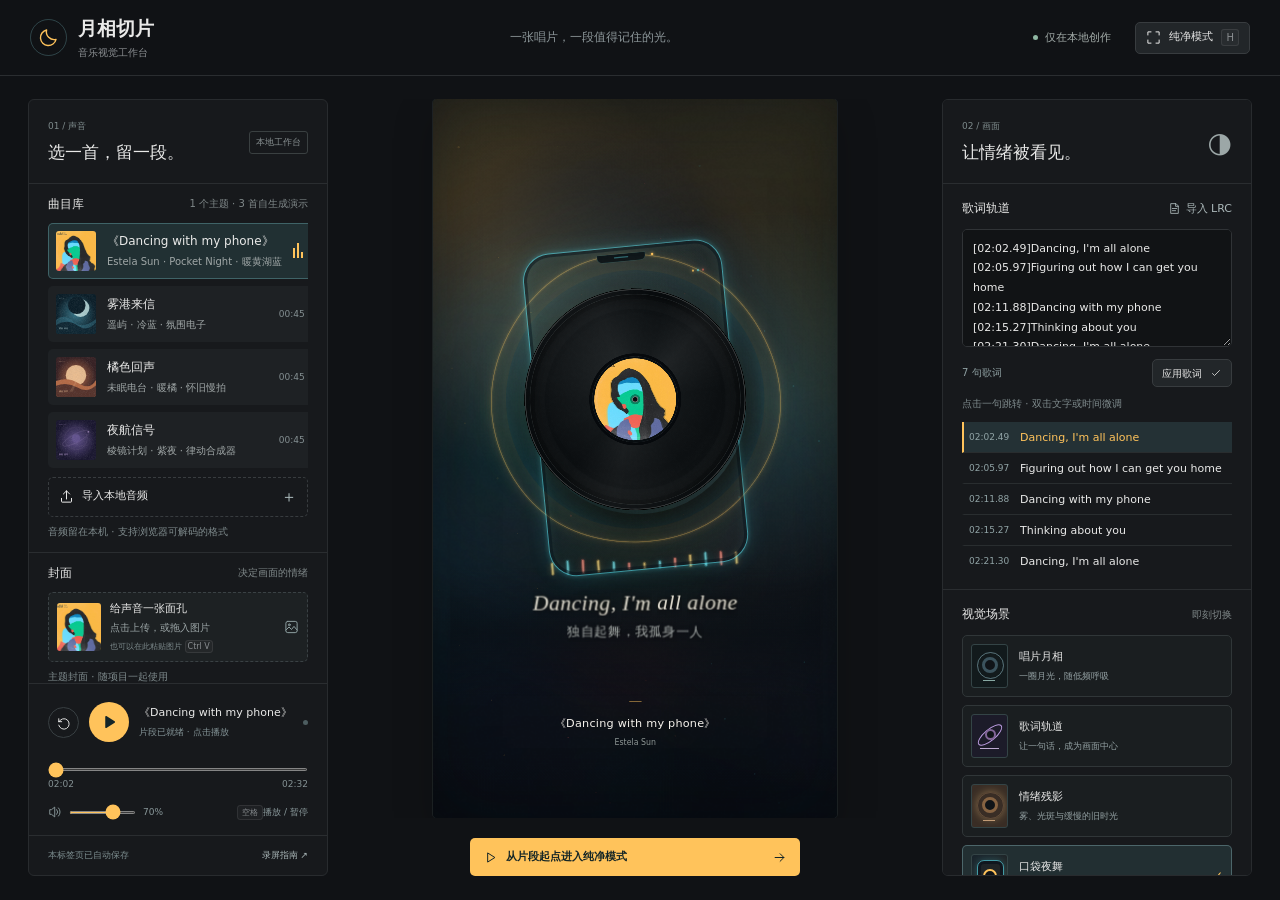
<file: index.html>
<!doctype html>
<html lang="zh-CN">
<head>
  <meta charset="UTF-8">
  <meta name="viewport" content="width=device-width, initial-scale=1">
  <meta name="theme-color" content="#101215">
  <meta name="description" content="月相切片：用唱片、歌词和光，留下值得记住的几十秒。纯本地音乐视觉工作台。">
  <title>月相切片 · 音乐视觉工作台</title>
  <link rel="icon" href="assets/icon.svg" type="image/svg+xml">
  <link rel="stylesheet" href="css/workspace.css">
  <script type="module" src="js/app.js"></script>
</head>
<body>
  <svg class="icon-library" xmlns="http://www.w3.org/2000/svg" aria-hidden="true">
    <symbol id="i-moon" viewBox="0 0 24 24"><path d="M20.6 14.2A9 9 0 0 1 9.8 3.4 9 9 0 1 0 20.6 14.2Z"/></symbol>
    <symbol id="i-upload" viewBox="0 0 24 24"><path d="M12 16V3m-5 5 5-5 5 5M4 15v5a1 1 0 0 0 1 1h14a1 1 0 0 0 1-1v-5"/></symbol>
    <symbol id="i-image" viewBox="0 0 24 24"><rect x="3" y="3" width="18" height="18" rx="3"/><circle cx="8.5" cy="8.5" r="1.5"/><path d="m3 17 5-5 4 4 4-5 5 6"/></symbol>
    <symbol id="i-play" viewBox="0 0 24 24"><path d="m8 5 11 7-11 7Z"/></symbol>
    <symbol id="i-pause" viewBox="0 0 24 24"><path d="M8 5v14M16 5v14"/></symbol>
    <symbol id="i-restart" viewBox="0 0 24 24"><path d="M3 8V3m0 5h5M3.6 8A9 9 0 1 1 3 14"/></symbol>
    <symbol id="i-volume" viewBox="0 0 24 24"><path d="M11 4 6 8H3v8h3l5 4ZM15 8a6 6 0 0 1 0 8m3-11a10 10 0 0 1 0 14"/></symbol>
    <symbol id="i-expand" viewBox="0 0 24 24"><path d="M8 3H3v5m13-5h5v5M3 16v5h5m13-5v5h-5"/></symbol>
    <symbol id="i-arrow" viewBox="0 0 24 24"><path d="M5 12h14m-6-6 6 6-6 6"/></symbol>
    <symbol id="i-check" viewBox="0 0 24 24"><path d="m5 12 4 4L19 6"/></symbol>
    <symbol id="i-wave" viewBox="0 0 24 24"><path d="M3 10v4m4-7v10m5-14v18m5-14v10m4-7v4"/></symbol>
    <symbol id="i-orbit" viewBox="0 0 24 24"><circle cx="12" cy="12" r="4"/><ellipse cx="12" cy="12" rx="11" ry="5" transform="rotate(-35 12 12)"/></symbol>
    <symbol id="i-glow" viewBox="0 0 24 24"><path d="M12 3v2m0 14v2M3 12h2m14 0h2M5.6 5.6 7 7m10 10 1.4 1.4M5.6 18.4 7 17m10-10 1.4-1.4"/><circle cx="12" cy="12" r="4"/></symbol>
    <symbol id="i-file" viewBox="0 0 24 24"><path d="M14 3H5v18h14V8Zm0 0v5h5M8 12h8m-8 4h6"/></symbol>
  </svg>
  <header class="app-header">
    <a class="brand" href="./" aria-label="月相切片首页"><span class="brand-mark"><svg><use href="#i-moon"/></svg></span><span>月相切片<small>音乐视觉工作台</small></span></a>
    <div class="header-note">一张唱片，一段值得记住的光。</div>
    <div class="header-actions"><span class="local-badge"><i></i>仅在本地创作</span><button id="clean-mode" class="button small"><svg><use href="#i-expand"/></svg>纯净模式<kbd>H</kbd></button></div>
  </header>

  <main class="workspace">
    <aside class="panel library-panel" aria-label="曲目与播放设置">
      <div class="panel-heading"><div><span class="eyebrow">01 / 声音</span><h1>选一首，留一段。</h1></div><span class="outline-tag">本地工作台</span></div>
      <div class="library-scroll">
      <section class="panel-section song-section">
        <div class="section-title"><h2>曲目库</h2><span id="track-count">3 首演示</span></div>
        <div id="track-list" class="track-list" role="list" aria-label="曲目选择"></div>
        <label class="button import-audio" for="audio-file"><svg><use href="#i-upload"/></svg>导入本地音频<span>＋</span></label>
        <input id="audio-file" class="file-input" type="file" accept="audio/*,.wav,.mp3,.m4a,.aac,.ogg,.flac,.webm">
        <p class="field-hint">音频留在本机 · 支持浏览器可解码的格式</p>
        <div id="track-metadata" class="import-metadata" hidden>
          <label>歌名<input id="track-title" maxlength="80" placeholder="为这段声音命名"></label>
          <label>艺术家<input id="track-artist" maxlength="80" placeholder="艺术家名称"></label>
        </div>
      </section>

      <section class="panel-section cover-section">
        <div class="section-title"><h2>封面</h2><span>决定画面的情绪</span></div>
        <div id="cover-drop" class="cover-drop" tabindex="0" role="button" aria-label="点击、拖入或粘贴封面图片">
          <img id="cover-preview" src="assets/covers/mist-letter.svg" alt="当前封面">
          <div><strong>给声音一张面孔</strong><span>点击上传，或拖入图片</span><small>也可以在此粘贴图片 <kbd>Ctrl V</kbd></small></div>
          <svg><use href="#i-image"/></svg>
        </div>
        <input id="cover-file" class="file-input" type="file" accept="image/*">
        <p id="cover-status" class="field-hint" role="status">正在使用自绘演示封面</p>
      </section>

      <section class="panel-section clip-section">
        <div class="section-title"><h2>高潮切片</h2><span id="clip-length" class="accent-text">30.0 秒</span></div>
        <div class="time-fields"><label>开始时间 <span>秒</span><input id="clip-start" type="number" min="0" step="0.1" value="8" aria-label="片段开始时间（秒）"></label><span class="time-divider">—</span><label>结束时间 <span>秒</span><input id="clip-end" type="number" min="0" step="0.1" value="38" aria-label="片段结束时间（秒）"></label></div>
        <div class="waveform-wrap"><canvas id="waveform" width="520" height="112" aria-label="整首歌曲波形与片段范围"></canvas><div id="wave-selection" class="wave-selection"></div><div id="wave-playhead" class="wave-playhead"></div></div>
        <div class="wave-times"><span>00:00</span><span id="audio-duration">00:45</span></div>
        <p id="clip-message" class="field-hint" role="status">选取 15–60 秒，把最好的一段留下来。</p>
      </section>

      </div>
      <section class="player-section" aria-label="播放控制">
        <div class="player-controls"><button id="restart-play" class="icon-button" aria-label="从片段起点播放" title="从片段起点播放"><svg><use href="#i-restart"/></svg></button><button id="play-toggle" class="play-button" aria-label="播放" disabled><svg><use href="#i-play"/></svg></button><div><strong id="player-title">雾港来信</strong><span id="audio-status" role="status">正在准备声音…</span></div><span id="play-state" class="play-state"><i></i></span></div>
        <input id="progress" class="progress-range" type="range" min="8" max="38" value="8" step="0.01" aria-label="片段播放进度">
        <div class="play-times"><span id="current-time">00:08</span><span id="clip-end-time">00:38</span></div>
        <div class="volume-control"><svg><use href="#i-volume"/></svg><input id="volume" type="range" min="0" max="100" value="70" aria-label="音量"><output id="volume-value">70%</output><span class="shortcut-hint"><kbd>空格</kbd>播放 / 暂停</span></div>
      </section>
      <div class="panel-bottom"><span id="session-status"><i></i>本标签页自动保存</span><button id="record-help" class="text-button">录屏指南 ↗</button></div>
    </aside>

    <section class="stage-column" aria-label="视觉作品预览">
      <div class="stage-fit">
        <div id="stage" class="stage" data-scene="moon" aria-label="9:16 音乐视觉舞台">
          <div id="stage-scene" class="stage-scene">
            <div class="cover-backdrop"></div><div class="stage-gradient"></div>
            <div class="ambient-fog fog-one"></div><div class="ambient-fog fog-two"></div>
            <canvas id="particle-canvas" width="1080" height="1920" aria-hidden="true"></canvas>
            <div class="record-composition">
              <div class="phone-frame" aria-hidden="true"><span class="phone-speaker"></span><span class="phone-camera"></span><div class="phone-notifications"><i></i><i></i><i></i></div></div>
              <div class="record-aura"></div>
              <svg class="moon-orbit" viewBox="0 0 900 900" aria-hidden="true"><defs><linearGradient id="orbit-light"><stop stop-color="white" stop-opacity=".05"/><stop offset=".45" stop-color="white" stop-opacity=".8"/><stop offset="1" stop-color="white" stop-opacity=".12"/></linearGradient></defs><circle class="orbit-base" cx="450" cy="450" r="392"/><circle class="orbit-main" cx="450" cy="450" r="392"/><circle class="orbit-fine" cx="450" cy="450" r="417"/><path class="orbit-arc" d="M92 610 A392 392 0 0 1 625 99"/><circle class="orbit-point" cx="807" cy="287" r="9"/></svg>
              <div class="vinyl-shadow"></div>
              <div id="vinyl" class="vinyl"><div class="vinyl-sheen"></div><div class="vinyl-grooves"></div><div class="vinyl-label"><img id="vinyl-cover" src="assets/covers/mist-letter.svg" alt="唱片中心封面"><span class="spindle"></span></div></div>
            </div>

            <div id="lyric-display" class="lyric-display" aria-label="当前歌词">
              <div id="lyric-main" class="lyric-main">把月光寄给远方</div>
              <div id="lyric-secondary" class="lyric-secondary">风经过安静的海</div>
            </div>
            <div class="stage-song"><span class="song-rule"></span><h2 id="stage-title">雾港来信</h2><p id="stage-artist">遥屿</p></div>
            <canvas id="grain-canvas" width="270" height="480" aria-hidden="true"></canvas>
            <div class="stage-vignette"></div>
            <div id="stage-error" class="stage-error" role="alert" hidden></div>
          </div>
        </div>
      </div>
      <div class="stage-actions"><button id="clean-start" class="button primary"><svg><use href="#i-play"/></svg>从片段起点进入纯净模式<svg><use href="#i-arrow"/></svg></button></div>
    </section>

    <aside class="panel edit-panel" aria-label="歌词与视觉设置">
      <div class="panel-heading"><div><span class="eyebrow">02 / 画面</span><h2>让情绪被看见。</h2></div><span class="tiny-moon">◑</span></div>
      <section class="panel-section lyrics-section">
        <div class="section-title"><h2>歌词轨道</h2><label class="text-button" for="lrc-file"><svg><use href="#i-file"/></svg>导入 LRC</label></div>
        <input id="lrc-file" class="file-input" type="file" accept=".lrc,.txt,text/plain">
        <label class="visually-hidden" for="lrc-editor">LRC 歌词文本</label>
        <textarea id="lrc-editor" rows="5" spellcheck="false" placeholder="[00:08.00] 把月光寄给远方&#10;[00:13.00] 风经过安静的海"></textarea>
        <div class="lrc-actions"><span id="lyric-count">8 句歌词</span><button id="apply-lrc" class="button small">应用歌词<svg><use href="#i-check"/></svg></button></div>
        <p id="lrc-message" class="field-hint" role="status">点击一句跳转 · 双击文字或时间微调</p>
        <div id="lyric-list" class="lyric-list" aria-label="点击歌词跳转，双击编辑"></div>
      </section>

      <section class="panel-section scenes-section">
        <div class="section-title"><h2>视觉场景</h2><span>即刻切换</span></div>
        <div class="scene-list" role="group" aria-label="选择视觉场景">
          <button class="scene-card selected" data-scene="moon" aria-pressed="true"><span class="scene-thumb moon-thumb"><span></span></span><div><strong>唱片月相</strong><small>一圈月光，随低频呼吸</small></div><span class="scene-selected">✓</span></button>
          <button class="scene-card" data-scene="orbit" aria-pressed="false"><span class="scene-thumb orbit-thumb"><span></span></span><div><strong>歌词轨道</strong><small>让一句话，成为画面中心</small></div><span class="scene-selected">✓</span></button>
          <button class="scene-card" data-scene="afterglow" aria-pressed="false"><span class="scene-thumb glow-thumb"><span></span></span><div><strong>情绪残影</strong><small>雾、光斑与缓慢的旧时光</small></div><span class="scene-selected">✓</span></button>
          <button class="scene-card" data-scene="pocket" aria-pressed="false"><span class="scene-thumb pocket-thumb"><span></span></span><div><strong>口袋夜舞</strong><small>手机微光，跟着副歌轻轻跳</small></div><span class="scene-selected">✓</span></button>
        </div>
      </section>

      <section class="panel-section visual-section">
        <div class="section-title"><h2>光与质感</h2><span>少一点，也很好</span></div>
        <div class="color-row"><span>主题色</span><div class="color-swatches" role="group" aria-label="主题预设色"><button class="color-swatch" style="--swatch:#ffc35b" data-color="#ffc35b" aria-label="口袋金" aria-pressed="false"></button><button class="color-swatch" style="--swatch:#55d9e8" data-color="#55d9e8" aria-label="屏幕青" aria-pressed="false"></button><button class="color-swatch" style="--swatch:#86d8df" data-color="#86d8df" aria-label="月光青" aria-pressed="true"></button><button class="color-swatch" style="--swatch:#f0b47d" data-color="#f0b47d" aria-label="黄昏橘" aria-pressed="false"></button><button class="color-swatch" style="--swatch:#b9a0f5" data-color="#b9a0f5" aria-label="夜航紫" aria-pressed="false"></button><button class="color-swatch" style="--swatch:#e5a6b5" data-color="#e5a6b5" aria-label="余温粉" aria-pressed="false"></button><button class="color-swatch" style="--swatch:#d9dec8" data-color="#d9dec8" aria-label="雾白" aria-pressed="false"></button></div><label class="custom-color" title="自定义主题色"><input id="accent-color" type="color" value="#86d8df" aria-label="自定义主题色"><span>＋</span></label></div>
        <label class="intensity-control"><span>粒子扩散</span><input id="particles" type="range" min="0" max="100" value="42" aria-label="粒子强度"><output for="particles">42</output></label>
        <label class="intensity-control"><span>月相光环</span><input id="halo" type="range" min="0" max="100" value="62" aria-label="光环强度"><output for="halo">62</output></label>
        <label class="intensity-control"><span>胶片质感</span><input id="grain" type="range" min="0" max="100" value="17" aria-label="胶片强度"><output for="grain">17</output></label>
      </section>
      <div class="edit-bottom"><svg><use href="#i-moon"/></svg><p>一张唱片，承载一段歌词、<br>一种情绪和最值得记住的几十秒。</p></div>
    </aside>
  </main>

  <div id="toast" class="toast" role="status" hidden></div>
  <div id="clean-hint" class="clean-hint" hidden>按 <kbd>ESC</kbd> 返回工作台</div>
  <dialog id="help-dialog">
    <button id="close-help" class="dialog-close" aria-label="关闭录屏指南">×</button><span class="eyebrow">把这一刻留下来</span><h2>三步，录下你的切片。</h2>
    <ol><li><strong>准备画面</strong><p>选择音频、调整 15–60 秒片段，添加封面和 LRC，选好场景。</p></li><li><strong>进入纯净模式</strong><p>点击「从片段起点进入纯净模式」，自动播放。也可按 H 只切换画面；按空格播放 / 暂停，按 R 从起点播放。</p></li><li><strong>用你熟悉的工具录屏</strong><p>使用浏览器或系统录屏，裁剪舞台为 9:16，并启用系统声音。切片结束会自动停下，按 ESC 返回。1080×1920 是舞台逻辑尺寸；录制像素取决于窗口和录屏设置。</p></li></ol>
    <p class="dialog-note">本工具不录制、不上传音频或视频。请自行确认你导入素材的使用权限。</p>
  </dialog>
  <noscript><div class="noscript">此工作台需要启用 JavaScript。请通过 python -m http.server 打开。</div></noscript>
</body>
</html>
</file>
<file: css/workspace.css>
@charset "UTF-8";
:root {
  color-scheme: dark;
  --bg: #101215;
  --panel: #17191c;
  --line: #2a2d30;
  --text: #e9e9e8;
  --muted: #8a8e91;
  --accent: #86d8df;
  --control: #222528;
  font-family: "Microsoft YaHei","PingFang SC",system-ui,sans-serif;
  font-size: 13px;
  letter-spacing: 0
}
* {
  box-sizing: border-box
}
body {
  margin: 0;
  background: var(--bg);
  color: var(--text);
  overflow: hidden
}
button,input,textarea {
  font: inherit;
  letter-spacing: 0
}
button,label,a,input,textarea {
  -webkit-tap-highlight-color: transparent
}
button {
  cursor: pointer;
  color: inherit
}
button:disabled {
  opacity: .4;
  cursor: wait
}
button:focus-visible,a:focus-visible,input:focus-visible,textarea:focus-visible,[tabindex]:focus-visible {
  outline: 2px solid var(--accent);
  outline-offset: 3px
}
a {
  color: inherit;
  text-decoration: none
}
svg {
  width: 18px;
  height: 18px;
  fill: none;
  stroke: currentColor;
  stroke-width: 1.6;
  stroke-linecap: round;
  stroke-linejoin: round;
  flex-shrink: 0
}
h1,h2,p {
  margin: 0
}
button {
  border: 0;
  background: none
}
input[type=range] {
  accent-color: var(--accent);
  cursor: pointer;
  height: 3px;
  width: 100%;
  margin: 0;
  background: var(--line)
}
input[type=number],input[type=text],input:not([type]),textarea {
  color: var(--text);
  background: #111315;
  border: 1px solid #303336;
  border-radius: 5px;
  padding: 9px 10px;
  width: 100%;
  outline: none
}
input:focus,textarea:focus {
  border-color: #65878b
}
input[type=number] {
  appearance: textfield;
  -moz-appearance: textfield
}
input[type=number]::-webkit-inner-spin-button {
  appearance: none
}
textarea {
  resize: vertical;
  min-height: 105px;
  max-height: 180px;
  line-height: 1.8;
  font-size: 11px
}
kbd {
  font: 10px system-ui,sans-serif;
  background: #ffffff08;
  border: 1px solid #ffffff15;
  border-radius: 3px;
  color: var(--muted);
  padding: 2px 4px;
  white-space: nowrap
}
.icon-library,.file-input {
  display: none!important
}
.visually-hidden {
  position: absolute;
  width: 1px;
  height: 1px;
  overflow: hidden;
  clip: rect(0,0,0,0)
}
[hidden] {
  display: none!important
}
* {
  scrollbar-width: thin;
  scrollbar-color: #35383b transparent
}
::-webkit-scrollbar {
  width: 4px;
  height: 4px
}
::-webkit-scrollbar-thumb {
  background: #35383b;
  border-radius: 2px
}
.app-header {
  height: 76px;
  border-bottom: 1px solid var(--line);
  display: flex;
  align-items: center;
  justify-content: space-between;
  padding: 0 30px;
  gap: 24px
}
.brand {
  display: flex;
  align-items: center;
  gap: 11px;
  font-size: 19px;
  font-weight: 600;
  white-space: nowrap
}
.brand small {
  display: block;
  font-size: 10px;
  color: var(--muted);
  font-weight: 400;
  margin-top: 4px
}
.brand-mark {
  width: 37px;
  height: 37px;
  border: 1px solid #86d8df40;
  border-radius: 50%;
  color: var(--accent);
  display: grid;
  place-items: center
}
.brand-mark svg {
  width: 21px;
  height: 21px
}
.header-note {
  font-size: 12px;
  color: #8c9699
}
.header-actions {
  display: flex;
  gap: 24px;
  align-items: center
}
.local-badge {
  font-size: 11px;
  color: #a3aca9;
  display: flex;
  align-items: center;
  gap: 7px
}
.local-badge i,.panel-bottom i,.preview-heading i,.preview-bottom i {
  width: 5px;
  height: 5px;
  border-radius: 50%;
  background: #8fb7a2;
  display: inline-block
}
.button {
  min-height: 36px;
  border: 1px solid #383c3f;
  border-radius: 5px;
  background: #222629;
  display: inline-flex;
  align-items: center;
  justify-content: center;
  gap: 8px;
  font-size: 12px;
  padding: 8px 12px;
  transition: background .16s,border-color .16s;
  white-space: normal;
  line-height: 1.5
}
.button:hover {
  background: #30363a;
  border-color: #607074
}
.button.small {
  min-height: 32px;
  padding: 6px 10px;
  font-size: 11px
}
.button svg {
  width: 15px;
  height: 15px
}
.button.primary {
  background: var(--accent);
  color: #142526;
  border-color: transparent;
  font-weight: 600
}
.button.primary:hover {
  background: #b0e8e8
}
.text-button {
  display: inline-flex;
  align-items: center;
  gap: 5px;
  font-size: 11px;
  color: #aab7b8;
  cursor: pointer;
  padding: 0;
  white-space: nowrap
}
.text-button:hover {
  color: var(--accent)
}
.text-button svg {
  width: 13px;
  height: 13px
}
.workspace {
  display: grid;
  grid-template-columns: 300px minmax(270px,1fr) 310px;
  gap: 28px;
  height: calc(100dvh - 76px);
  max-width: 1660px;
  padding: 23px 28px 24px;
  margin: auto
}
.panel {
  min-width: 0;
  background: var(--panel);
  border: 1px solid #282b2e;
  border-radius: 6px;
  overflow-y: auto;
  overflow-x: hidden;
  display: flex;
  flex-direction: column
}
.panel-heading {
  display: flex;
  justify-content: space-between;
  align-items: center;
  padding: 20px 19px 17px;
  gap: 12px;
  border-bottom: 1px solid var(--line)
}
.library-panel {
  overflow: hidden;
}
.library-panel > .panel-heading, .library-panel > .player-section, .library-panel > .panel-bottom {
  flex-shrink: 0;
}
.library-scroll {
  flex: 1;
  min-height: 0;
  overflow-y: auto;
}
.library-scroll .panel-section {
  padding-top: 12px;
  padding-bottom: 12px;
}
.library-scroll .section-title {
  margin-bottom: 10px;
}
.library-scroll .track-card {
  min-height: 56px;
  padding: 7px;
}
.library-scroll .track-cover {
  width: 40px;
  height: 40px;
}
.library-scroll .import-audio {
  min-height: 34px;
  padding: 7px 10px;
  margin-top: 9px;
}
.library-scroll .cover-drop {
  padding: 8px;
  gap: 9px;
}
.library-scroll .cover-drop img {
  width: 44px;
  height: 48px;
}
.library-scroll .field-hint {
  margin-top: 6px;
}
.library-scroll .waveform-wrap, .library-scroll .waveform-wrap canvas {
  height: 38px;
}
.library-panel > .player-section {
  border-top: 1px solid var(--line);
  background: var(--panel);
}
.eyebrow {
  font-size: 9px;
  color: #7e8b8c;
  display: block;
  margin-bottom: 7px
}
.panel-heading h1,.panel-heading h2 {
  font-size: 17px;
  font-weight: 500;
  line-height: 1.5
}
.outline-tag {
  font-size: 9px;
  color: #899192;
  border: 1px solid #3a4041;
  border-radius: 3px;
  padding: 4px 6px;
  white-space: nowrap
}
.tiny-moon {
  font-size: 28px;
  color: #9ca7a7
}
.panel-section {
  padding: 16px 19px;
  border-bottom: 1px solid var(--line)
}
.section-title {
  display: flex;
  align-items: center;
  justify-content: space-between;
  gap: 8px;
  margin-bottom: 12px
}
.section-title h2 {
  font-size: 12px;
  font-weight: 500
}
.section-title>span {
  font-size: 10px;
  color: #80898a
}
.section-title>span.accent-text {
  color: var(--accent)
}
.track-list {
  display: grid;
  gap: 7px;
  max-height: 258px;
  overflow-y: auto
}
.track-card {
  display: flex;
  text-align: left;
  align-items: center;
  gap: 11px;
  width: 100%;
  padding: 8px;
  border: 1px solid transparent;
  border-radius: 5px;
  min-height: 64px;
  background: #1e2124;
  position: relative
}
.track-card:hover {
  background: #272b2e
}
.track-card.selected {
  background: #213033;
  border-color: #86d8df4d
}
.track-cover {
  width: 44px;
  height: 44px;
  border-radius: 3px;
  object-fit: cover
}
.track-copy {
  min-width: 0;
  flex: 1
}
.track-copy strong {
  font-size: 12px;
  display: block;
  font-weight: 500;
  overflow: hidden;
  white-space: nowrap;
  text-overflow: ellipsis
}
.track-copy small {
  font-size: 10px;
  display: block;
  color: #a0a7a7;
  margin-top: 5px;
  overflow: hidden;
  white-space: nowrap;
  text-overflow: ellipsis
}
.track-indicator {
  font-size: 9px;
  display: flex;
  align-items: flex-end;
  gap: 2px;
  color: var(--accent);
  width: 12px;
  flex: none
}
.track-indicator i {
  width: 2px;
  height: 10px;
  background: currentColor;
  display: block
}
.track-indicator i:nth-child(2) {
  height: 15px
}
.track-indicator i:nth-child(3) {
  height: 6px
}
.track-duration {
  font-size: 9px;
  color: #859093;
  font-variant-numeric: tabular-nums
}
.import-audio {
  width: 100%;
  margin-top: 11px;
  background: transparent;
  border-style: dashed;
  font-size: 11px
}
.import-audio span {
  margin-left: auto;
  font-size: 16px;
  color: #a8b7b8
}
.field-hint {
  font-size: 10px;
  color: #7f8b8d;
  line-height: 1.7;
  margin-top: 8px;
  min-height: 17px
}
.field-hint.error {
  color: #f0a49d
}
.import-metadata {
  display: grid;
  gap: 8px;
  margin-top: 10px
}
.import-metadata label {
  font-size: 10px;
  color: var(--muted)
}
.import-metadata input {
  margin-top: 5px;
  font-size: 11px
}
.cover-drop {
  border: 1px dashed #3a4144;
  background: #1d2123;
  border-radius: 5px;
  display: flex;
  align-items: center;
  gap: 11px;
  padding: 10px;
  cursor: pointer;
  transition: background .2s,border-color .2s
}
.cover-drop:hover,.cover-drop.drag-over {
  border-color: var(--accent);
  background: #26363a
}
.cover-drop img {
  width: 49px;
  height: 57px;
  object-fit: cover;
  border-radius: 3px
}
.cover-drop>div {
  flex: 1;
  min-width: 0
}
.cover-drop strong {
  font-size: 11px;
  font-weight: 400;
  display: block
}
.cover-drop span {
  display: block;
  font-size: 10px;
  margin-top: 5px;
  color: #9da7a8
}
.cover-drop small {
  display: block;
  font-size: 8px;
  line-height: 1.5;
  margin-top: 6px;
  color: #7c898b
}
.cover-drop small kbd {
  font-size: 8px;
  padding: 1px 2px
}
.cover-drop>svg {
  width: 15px;
  color: #8c9e9f
}
.time-fields {
  display: flex;
  gap: 10px;
  align-items: center
}
.time-fields label {
  flex: 1;
  color: #98a2a3;
  font-size: 10px;
  min-width: 0
}
.time-fields label>span {
  float: right;
  color: #657274
}
.time-fields input {
  margin-top: 7px;
  font-size: 15px;
  padding: 8px 10px;
  font-variant-numeric: tabular-nums
}
.time-divider {
  margin-top: 20px;
  color: #5d7071
}
.waveform-wrap {
  position: relative;
  overflow: hidden;
  margin-top: 12px;
  height: 45px;
  background: #111719;
  border-radius: 3px
}
.waveform-wrap canvas {
  width: 100%;
  height: 45px;
  display: block
}
.wave-selection {
  position: absolute;
  top: 0;
  bottom: 0;
  background: #86d8df13;
  border-left: 2px solid #86d8df90;
  border-right: 2px solid #86d8df90;
  pointer-events: none
}
.wave-playhead {
  position: absolute;
  top: 0;
  bottom: 0;
  width: 1px;
  background: #e0f4ef;
  pointer-events: none
}
.wave-times,.play-times {
  display: flex;
  justify-content: space-between;
  font-size: 9px;
  color: #859294;
  margin-top: 5px;
  font-variant-numeric: tabular-nums
}
.player-section {
  padding: 18px 19px 16px
}
.player-controls {
  display: flex;
  align-items: center;
  gap: 10px;
  margin-bottom: 17px
}
.icon-button {
  padding: 7px;
  width: 31px;
  height: 31px;
  border: 1px solid #383f42;
  border-radius: 50%;
  display: grid;
  place-items: center;
  flex-shrink: 0
}
.icon-button:hover {
  background: #2d3639
}
.icon-button svg {
  width: 14px
}
.play-button {
  width: 40px;
  height: 40px;
  border-radius: 50%;
  display: grid;
  place-items: center;
  background: var(--accent);
  color: #132528;
  flex-shrink: 0
}
.play-button svg {
  width: 18px;
  stroke-width: 2;
  fill: currentColor
}
.play-button.is-playing svg {
  fill: none;
  stroke-width: 3
}
.player-controls>div {
  flex: 1;
  min-width: 0
}
.player-controls strong {
  display: block;
  font-size: 11px;
  font-weight: 500;
  white-space: nowrap;
  text-overflow: ellipsis;
  overflow: hidden
}
.player-controls div>span {
  display: block;
  font-size: 9px;
  color: #849497;
  margin-top: 6px;
  line-height: 1.5
}
.play-state {
  width: 5px;
  height: 5px;
  border-radius: 50%;
  background: #4d5d60
}
.play-state.active {
  background: var(--accent);
  box-shadow: 0 0 8px #86d8df50
}
.volume-control {
  display: flex;
  gap: 7px;
  align-items: center;
  margin-top: 16px;
  color: #8b9a9c
}
.volume-control svg {
  width: 14px;
  height: 14px
}
.volume-control input {
  width: 67px
}
.volume-control output {
  font-size: 9px;
  width: 28px;
  font-variant-numeric: tabular-nums
}
.shortcut-hint {
  font-size: 9px;
  margin-left: auto;
  white-space: nowrap
}
.shortcut-hint kbd {
  font-size: 8px
}
.panel-bottom {
  margin-top: auto;
  border-top: 1px solid var(--line);
  padding: 13px 19px;
  display: flex;
  align-items: center;
  justify-content: space-between;
  font-size: 9px;
  color: #7d8e90;
  gap: 6px
}
.panel-bottom>span {
  display: flex;
  gap: 6px;
  align-items: center
}
.panel-bottom .text-button {
  font-size: 9px
}
.stage-column {
  min-height: 0;
  min-width: 0;
  display: flex;
  flex-direction: column;
  align-items: stretch
}
.preview-heading {
  display: flex;
  justify-content: space-between;
  align-items: center;
  font-size: 10px;
  color: #96a3a4;
  padding: 0 2px 12px
}
.preview-heading>span {
  display: flex;
  gap: 7px;
  align-items: center
}
.preview-heading i {
  background: var(--accent)
}
.preview-heading>div {
  display: flex;
  gap: 13px;
  font-size: 9px;
  color: #6e7d80
}
.stage-fit {
  min-height: 0;
  flex: 1;
  display: flex;
  align-items: center;
  justify-content: center;
  overflow: hidden
}
.stage {
  position: relative;
  overflow: hidden;
  background: #111b20;
  border: 0;
  outline: 1px solid #46525040;
  border-radius: 4px;
  box-shadow: 0 16px 40px #00000035;
  isolation: isolate;
  flex: none
}
.stage-scene {
  width: 1080px;
  height: 1920px;
  position: absolute;
  left: 0;
  top: 0;
  overflow: hidden;
  transform-origin: 0 0;
  background: #11181b;
  color: #f6f3ed;
  --accent: #86d8df;
  --low: .1;
  --mid: .1;
  --high: .1;
  --vocal: .1;
  --breath: 1;
  --halo: .62;
  --grain: .17
}
.cover-backdrop {
  position: absolute;
  inset: -100px;
  background-image: url('../assets/covers/mist-letter.svg');
  background-size: cover;
  background-position: center;
  filter: blur(100px) saturate(.6);
  opacity: .33;
  transition: opacity 1s;
  animation: backdrop-drift 38s ease-in-out infinite alternate;
  will-change: transform
}
.stage-gradient {
  position: absolute;
  inset: 0;
  background: linear-gradient(180deg,#0b101669 0%,#0b13167a 48%,#0a0e13e0 76%,#0a0e13e8 100%)
}
.ambient-fog {
  position: absolute;
  left: -35%;
  width: 170%;
  height: 700px;
  background: linear-gradient(transparent,color-mix(in srgb,var(--accent) 9%,transparent),transparent);
  filter: blur(95px);
  opacity: .5;
  transform: rotate(-25deg);
  pointer-events: none;
  will-change: transform
}
.fog-one {
  top: 210px
}
.fog-two {
  top: 550px;
  opacity: .2;
  transform: rotate(20deg)
}
#particle-canvas {
  position: absolute;
  inset: 0;
  width: 100%;
  height: 100%;
  opacity: .8
}
.stage-topline {
  position: absolute;
  top: 92px;
  left: 93px;
  right: 93px;
  display: flex;
  justify-content: space-between;
  color: #d9e9e5b0;
  font-size: 22px
}
.stage-top-mark {
  font-size: 42px;
  line-height: 1;
  transform: translateY(-9px);
  color: var(--accent)
}
.scene-caption {
  position: absolute;
  top: 201px;
  left: 0;
  width: 100%;
  display: flex;
  align-items: center;
  justify-content: center;
  gap: 22px;
  color: #dbe4e09e;
  font-size: 21px
}
.scene-caption i {
  width: 4px;
  height: 4px;
  background: var(--accent);
  border-radius: 50%
}
.scene-caption>span:first-child {
  color: var(--accent)
}
.record-composition {
  position: absolute;
  width: 900px;
  height: 900px;
  left: 90px;
  top: 320px;
  transition: top 1s,transform 1s
}
.phone-frame {
  display: none;
  position: absolute;
  left: 132px;
  top: -38px;
  width: 636px;
  height: 1030px;
  border: 3px solid #55d9e8a6;
  border-radius: 88px;
  background: linear-gradient(145deg,#55d9e80a,#ffc35b06 56%,#f76c5d0a);
  box-shadow: inset 0 0 0 10px #09131a80,inset 0 0 45px #55d9e81c,0 0 18px #55d9e84a,0 0 64px #55d9e82d;
  transform: rotate(-3deg);
  pointer-events: none;
  z-index: 0
}
.phone-frame:before {
  content: "";
  position: absolute;
  top: 20px;
  left: 50%;
  width: 152px;
  height: 23px;
  transform: translateX(-50%);
  border-radius: 0 0 16px 16px;
  background: #081117;
  border: 1px solid #55d9e83d
}
.phone-speaker {
  position: absolute;
  top: 29px;
  left: calc(50% - 23px);
  width: 46px;
  height: 4px;
  border-radius: 9px;
  background: #55d9e86b
}
.phone-camera {
  position: absolute;
  top: 26px;
  right: 212px;
  width: 8px;
  height: 8px;
  border-radius: 50%;
  background: #ffc35b;
  box-shadow: 0 0 11px #ffc35b
}
.phone-notifications {
  position: absolute;
  top: 92px;
  right: 56px;
  display: flex;
  gap: 9px
}
.phone-notifications i {
  display: block;
  width: 7px;
  height: 7px;
  border-radius: 50%;
  background: #ffc35b;
  box-shadow: 0 0 12px #ffc35b;
  opacity: .8
}
.phone-notifications i:nth-child(2) { background: #55d9e8; box-shadow: 0 0 12px #55d9e8; opacity: .65 }
.phone-notifications i:nth-child(3) { background: #f76c5d; box-shadow: 0 0 12px #f76c5d; opacity: .55 }
.record-aura {
  position: absolute;
  inset: 40px;
  border-radius: 50%;
  box-shadow: 0 0 100px 12px color-mix(in srgb,var(--accent) 18%,transparent),inset 0 0 50px color-mix(in srgb,var(--accent) 12%,transparent);
  opacity: calc(var(--halo) * (.35 + var(--low)));
  transform: scale(var(--breath));
  transition: opacity .3s
}
.moon-orbit {
  position: absolute;
  inset: 0;
  width: 900px;
  height: 900px;
  fill: none;
  stroke-width: 1.6;
  transform: scale(var(--breath));
  opacity: calc(.08 + var(--halo) * .18)
}
.orbit-base {
  stroke: var(--accent);
  display: none
}
.orbit-main {
  stroke: url(#orbit-light);
  stroke-dasharray: 880 270;
  opacity: .72;
  transform-origin: center;
  transform: rotate(-23deg)
}
.orbit-fine {
  stroke: var(--accent);
  display: none;
  stroke-width: 1;
  stroke-dasharray: 4 34
}
.orbit-arc {
  stroke: var(--accent);
  stroke-width: 3;
  opacity: calc(.12 + var(--low) * .24);
  filter: drop-shadow(0 0 6px var(--accent))
}
.orbit-point {
  fill: var(--accent);
  stroke: none;
  opacity: .9;
  filter: drop-shadow(0 0 12px var(--accent))
}
.phase-dot {
  position: absolute;
  color: var(--accent);
  font-family: system-ui;
  font-size: 34px;
  opacity: .68;
  z-index: 2;
  width: 42px;
  height: 42px;
  display: grid;
  place-items: center;
  text-shadow: 0 0 10px #86d8df20
}
.phase-one {
  top: 155px;
  left: 74px
}
.phase-two {
  top: 593px;
  right: 50px
}
.phase-three {
  bottom: 45px;
  left: 332px;
  font-size: 25px;
  opacity: .3
}
.vinyl-shadow {
  position: absolute;
  left: 112px;
  top: 125px;
  width: 690px;
  height: 690px;
  border-radius: 50%;
  box-shadow: 0 35px 85px #00000085
}
.vinyl {
  position: absolute;
  left: 100px;
  top: 100px;
  width: 700px;
  height: 700px;
  border-radius: 50%;
  background: radial-gradient(circle at 47% 42%,#2a3031 0%,#171b1d 17%,#0c0f11 54%,#15191a 100%);
  border: 3px solid #343738;
  box-shadow: inset 0 0 0 12px #080b0d,inset 0 0 0 14px #31363880,inset 0 0 60px #000,0 0 0 2px #000;
  will-change: transform;
  transform: rotate(var(--rotation,0deg)) scale(var(--record-scale,1));
  overflow: hidden
}
.vinyl-sheen {
  position: absolute;
  inset: 0;
  background: conic-gradient(from 20deg,transparent 0deg,#ffffff0c 24deg,transparent 65deg,#ffffff01 125deg,#ffffff0b 175deg,transparent 205deg,#ffffff01 250deg,#ffffff0a 320deg,transparent 350deg);
  border-radius: 50%;
  animation: sheen-drift 28s ease-in-out infinite alternate
}
.vinyl-grooves {
  position: absolute;
  inset: 28px;
  border-radius: 50%;
  border: 1px solid #ffffff0a;
  box-shadow: inset 0 0 0 30px #ffffff01,inset 0 0 0 32px #ffffff03,inset 0 0 0 72px #ffffff02;
  opacity: .72;
  filter: blur(.25px)
}
.vinyl-label {
  position: absolute;
  left: 211px;
  top: 211px;
  width: 272px;
  height: 272px;
  border-radius: 50%;
  overflow: hidden;
  border: 6px solid #080d10;
  box-shadow: 0 0 0 1px #9ca7aa36,0 0 0 10px #06090c
}
.vinyl-label img {
  width: 100%;
  height: 100%;
  object-fit: cover;
  display: block;
  transition: opacity .4s
}
.spindle {
  position: absolute;
  left: calc(50% - 10px);
  top: calc(50% - 10px);
  width: 20px;
  height: 20px;
  background: #080c0e;
  border: 3px solid #727573;
  border-radius: 50%;
  box-shadow: 0 0 0 6px #05080c60
}
.vinyl-stamp {
  position: absolute;
  top: 542px;
  left: 0;
  right: 0;
  text-align: center;
  font-size: 10px;
  color: #a3a8a84d
}
.record-coordinate {
  position: absolute;
  top: 895px;
  left: 0;
  right: 0;
  text-align: center;
  font-size: 19px;
  color: #bacdcb8c
}
.record-coordinate span {
  margin-left: 19px;
  font-size: 18px;
  color: #bacdcb59
}
.lyric-display {
  position: absolute;
  top: 1307px;
  left: 86px;
  right: 86px;
  text-align: center;
  min-height: 212px;
  color: #fff;
  text-shadow: 0 2px 24px #000;
  isolation: isolate
}
.lyric-display:before {
  content: "";
  position: absolute;
  inset: -56px -40px;
  background: linear-gradient(transparent,#090e1480,transparent);
  z-index: -1
}
.lyric-overline {
  display: block;
  font-size: 17px;
  color: var(--lyric-accent, var(--accent));
  opacity: .7;
  margin-bottom: 29px;
  font-variant-numeric: tabular-nums
}
.lyric-main {
  font-size: 48px;
  font-weight: 500;
  line-height: 1.5;
  text-wrap: balance;
  white-space: nowrap;
  filter: blur(calc((1 - var(--vocal)) * .18px));
  opacity: calc(.87 + var(--vocal) * .13);
  transition: font-size .5s,color .5s,opacity .5s;
  min-height: 72px;
  letter-spacing: 0
}
.lyric-main .keyword {
  color: var(--lyric-accent, var(--accent));
  font-size: 1.075em;
  text-shadow: 0 0 28px color-mix(in srgb,var(--accent) 20%,transparent)
}
.lyric-unit {
  display: inline-block;
  white-space: pre
}
.lyric-secondary {
  font-size: 30px;
  line-height: 1.6;
  margin-top: 21px;
  color: #ecf1ee66;
  white-space: nowrap;
  min-height: 48px;
  filter: blur(.7px)
}
.lyric-display.change .lyric-main {
  animation: lyric-in .65s ease both
}
.lyric-display.change .lyric-secondary {
  animation: lyric-secondary-in .7s ease both
}
.lyric-display.secondary-change .lyric-secondary {
  animation: lyric-secondary-in .7s ease both;
}
.stage-song {
  position: absolute;
  left: 90px;
  right: 90px;
  bottom: 196px;
  text-align: center
}
.song-rule {
  width: 33px;
  height: 2px;
  background: var(--accent);
  opacity: .65;
  display: block;
  margin: 0 auto 35px
}
.stage-song h2 {
  font-size: 30px;
  line-height: 1.5;
  font-weight: 400;
  white-space: nowrap;
  overflow: hidden;
  text-overflow: ellipsis
}
.stage-song p {
  font-size: 21px;
  color: #c5cecab3;
  line-height: 1.5;
  margin-top: 14px;
  white-space: nowrap;
  overflow: hidden;
  text-overflow: ellipsis
}
.stage-bottomline {
  position: absolute;
  bottom: 85px;
  left: 90px;
  right: 90px;
  display: flex;
  align-items: center;
  justify-content: space-between;
  font-size: 19px;
  color: #a6bcb37a
}
.stage-meter {
  display: flex;
  align-items: center;
  gap: 7px;
  height: 28px
}
.stage-meter i {
  height: 9px;
  width: 3px;
  background: var(--accent);
  opacity: .55;
  transform: scaleY(var(--meter,1));
  transition: transform .13s
}
.stage-meter i:nth-child(2n) {
  height: 16px
}
.stage-meter i:nth-child(3n) {
  height: 24px
}
#grain-canvas {
  position: absolute;
  inset: 0;
  width: 100%;
  height: 100%;
  opacity: calc(var(--grain) * .42);
  mix-blend-mode: soft-light;
  pointer-events: none;
  image-rendering: auto
}
.stage-vignette {
  position: absolute;
  inset: 0;
  box-shadow: inset 0 0 180px #05080a50;
  pointer-events: none
}
.stage-error {
  position: absolute;
  left: 95px;
  right: 95px;
  top: 1320px;
  padding: 25px 30px;
  text-align: center;
  font-size: 23px;
  line-height: 1.6;
  background: #1e141cf0;
  border: 1px solid #cf858660;
  border-radius: 8px;
  color: #ffe0db;
  z-index: 10
}
.stage.audio-error .lyric-display {
  visibility: hidden;
}
.stage[data-scene=orbit] .record-composition {
  top: 323px;
  transform: scale(.74)
}
.stage[data-scene=orbit] .record-coordinate {
  opacity: 0
}
.stage[data-scene=orbit] .lyric-display {
  top: 1190px
}
.stage[data-scene=orbit] .lyric-main {
  font-size: 66px
}
.stage[data-scene=orbit] .lyric-secondary {
  font-size: 32px;
  margin-top: 35px
}
.stage[data-scene=orbit] .moon-orbit {
  transform: rotate(-25deg) scaleX(1.09) scaleY(.87)
}
.stage[data-scene=orbit] .orbit-fine {
  stroke-dasharray: 140 120;
  opacity: .4
}
.stage[data-scene=orbit] .phase-dot {
  opacity: .28
}
.stage[data-scene=orbit] .scene-caption {
  top: 243px
}
.stage[data-scene=afterglow] .cover-backdrop {
  opacity: .55;
  filter: blur(85px) saturate(.65)
}
.stage[data-scene=afterglow] .record-composition {
  top: 323px;
  transform: scale(.87) rotate(-4deg)
}
.stage[data-scene=afterglow] .moon-orbit {
  opacity: calc(.08 + var(--halo) * .2)
}
.stage[data-scene=afterglow] .record-aura {
  box-shadow: 0 0 130px 45px color-mix(in srgb,var(--accent) 22%,transparent),40px 45px 55px color-mix(in srgb,var(--accent) 8%,transparent);
  opacity: calc(var(--halo) * (.6 + var(--low) * .5))
}
.stage[data-scene=afterglow] .phase-dot {
  opacity: .18
}
.stage[data-scene=afterglow] .fog-one {
  opacity: .65;
  top: 430px
}
.stage[data-scene=afterglow] .fog-two {
  opacity: .35
}
.stage[data-scene=afterglow] .vinyl-shadow {
  box-shadow: 28px 20px 0 #9d9b8a05,56px 40px 0 #9d9b8a03,0 45px 100px #00000070
}
.stage[data-scene=afterglow] .record-coordinate {
  opacity: .5
}
.stage[data-scene=pocket] {
  background: #0b1119
}
.stage[data-scene=pocket] .cover-backdrop {
  opacity: .42;
  filter: blur(76px) saturate(1.55) brightness(.76)
}
.stage[data-scene=pocket] .stage-gradient {
  background: radial-gradient(circle at 18% 23%,#ffc35b30,transparent 31%),radial-gradient(circle at 84% 42%,#55d9e82b,transparent 36%),linear-gradient(180deg,#101722ac 0%,#0b1019d9 58%,#080c12f5 100%);
  animation: pocket-gradient-drift 34s ease-in-out infinite alternate;
  transform-origin: center;
  will-change: transform,filter
}
.stage[data-scene=pocket] .ambient-fog {
  opacity: .48;
  background: linear-gradient(90deg,transparent,#55d9e820 33%,#ffc35b1b 60%,transparent)
}
.stage[data-scene=pocket] .fog-one {
  top: 275px;
  transform: rotate(-18deg)
}
.stage[data-scene=pocket] .fog-two {
  top: 760px;
  opacity: .28;
  transform: rotate(24deg)
}
.stage[data-scene=pocket] .record-composition {
  top: 352px;
  transform: scale(.84) rotate(-2.5deg)
}
.stage[data-scene=pocket] .phone-frame {
  display: block
}
.stage[data-scene=pocket] .moon-orbit {
  opacity: 0
}
.stage[data-scene=pocket] .record-aura {
  box-shadow: 0 0 108px 25px #ffc35b33,inset 0 0 50px #55d9e825;
  opacity: calc(var(--halo) * (.55 + var(--low) * .8))
}
.stage[data-scene=pocket] .vinyl-shadow {
  box-shadow: 22px 24px 84px #000000a0,0 0 60px #ffc35b12
}
.stage[data-scene=pocket] .lyric-display {
  display: block;
  top: 1307px;
  z-index: 5;
  color: #fff9e9;
  text-shadow: 0 3px 26px #000000c7,0 0 22px #55d9e82b;
  min-height: 232px
}
.stage[data-scene=pocket] .lyric-main {
  font-family: "Baskerville","Iowan Old Style",Georgia,"Times New Roman",serif;
  font-style: italic;
  font-size: 58px;
  font-weight: 400;
  line-height: 1.32;
  letter-spacing: .02em;
  color: #fff9e9;
  text-shadow: 0 2px 24px #000,0 0 24px #ffc35b2e
}
.stage[data-scene=pocket] .lyric-main .keyword {
  font-size: 1em;
  color: #ffc35b
}
.stage[data-scene=pocket] .lyric-display.change .lyric-main,
.stage[data-scene=pocket] .lyric-display.change .lyric-secondary,
.stage[data-scene=pocket] .lyric-display.secondary-change .lyric-secondary {
  animation: none
}
.stage[data-scene=pocket] .lyric-display.change .lyric-unit,
.stage[data-scene=pocket] .lyric-display.secondary-change .lyric-unit {
  animation: lyric-unit-in .78s cubic-bezier(.22,.8,.24,1) both;
  animation-delay: var(--unit-delay,0ms)
}
.stage[data-scene=pocket] .lyric-secondary {
  margin-top: 14px;
  font-family: "Noto Serif SC","Songti SC","STSong","SimSun",serif;
  color: #c8cecad6;
  font-size: 38px;
  font-weight: 400;
  line-height: 1.45;
  letter-spacing: .04em;
  filter: none;
  text-shadow: 0 2px 18px #000000c7
}
.stage[data-scene=pocket] .stage-song {
  bottom: 185px
}
.stage[data-scene=pocket] .stage-song h2 {
  letter-spacing: .02em
}
.preview-bottom {
  display: flex;
  align-items: center;
  justify-content: space-between;
  font-size: 9px;
  color: #738587;
  margin-top: 12px;
  padding: 0 2px;
  gap: 6px
}
.preview-bottom>span:first-child {
  display: flex;
  gap: 6px;
  align-items: center;
  color: #95a4a4
}
.preview-bottom i {
  background: #7da39e
}
.stage-actions {
  padding-top: 20px;
  text-align: center
}
.stage-actions .button {
  min-height: 38px;
  font-size: 11px;
  width: min(100%,330px)
}
.stage-actions .button svg:last-child {
  margin-left: auto;
  width: 15px
}
.stage-actions p {
  font-size: 9px;
  color: #687e80;
  margin-top: 9px;
  line-height: 1.6
}
.lyrics-section {
  padding-bottom: 13px
}
.lrc-actions {
  display: flex;
  justify-content: space-between;
  align-items: center;
  margin-top: 9px;
  gap: 9px
}
.lrc-actions>span {
  font-size: 10px;
  color: #8fa0a2
}
.lrc-actions .button {
  font-size: 10px;
  min-height: 28px;
  padding: 4px 9px
}
.lrc-actions svg {
  width: 12px
}
.lyric-list {
  height: 154px;
  margin-top: 10px;
  overflow-y: auto;
  overflow-x: hidden
}
.lyric-row {
  display: flex;
  gap: 8px;
  align-items: center;
  border-bottom: 1px solid #292d2f;
  padding: 7px 5px;
  min-height: 31px;
  cursor: pointer;
  border-left: 2px solid transparent
}
.lyric-row:hover {
  background: #252b2d
}
.lyric-row.active {
  color: var(--accent);
  background: #243135;
  border-left-color: var(--accent)
}
.lyric-row.outside {
  opacity: .42
}
.lyric-row .lyric-time {
  font-size: 9px;
  font-variant-numeric: tabular-nums;
  color: #92a5a7;
  min-width: 43px;
  white-space: nowrap
}
.lyric-row .lyric-text {
  font-size: 11px;
  white-space: nowrap;
  overflow: hidden;
  text-overflow: ellipsis;
  flex: 1;
  min-width: 0
}
.lyric-row input {
  font-size: 11px;
  padding: 3px;
  min-width: 0
}
.lyric-row .time-edit {
  width: 62px
}
.lyric-list-empty {
  font-size: 10px;
  color: #7c8c8e;
  text-align: center;
  line-height: 1.8;
  padding: 30px 0
}
.scene-list {
  display: grid;
  gap: 8px
}
.scene-card {
  border: 1px solid #303638;
  border-radius: 5px;
  padding: 8px;
  display: flex;
  align-items: center;
  gap: 11px;
  text-align: left;
  background: #1a1e20;
  width: 100%;
  min-height: 60px
}
.scene-card:hover {
  background: #272c2f
}
.scene-card.selected {
  border-color: #779da280;
  background: #222f32
}
.scene-thumb {
  display: block;
  width: 37px;
  height: 44px;
  border-radius: 3px;
  background: #121a1c;
  position: relative;
  overflow: hidden;
  flex-shrink: 0;
  border: 1px solid #344446
}
.scene-thumb:before {
  content: "";
  position: absolute;
  width: 25px;
  height: 25px;
  border: 1px solid #9dcbd780;
  border-radius: 50%;
  top: 7px;
  left: 5px
}
.scene-thumb span {
  position: absolute;
  width: 16px;
  height: 16px;
  top: 12px;
  left: 10px;
  background: #101418;
  border: 3px solid #3b535d;
  border-radius: 50%
}
.scene-thumb:after {
  content: "";
  position: absolute;
  width: 12px;
  height: 1px;
  background: #88a9a3;
  bottom: 6px;
  left: 11px
}
.orbit-thumb {
  background: #1c1b29
}
.orbit-thumb:before {
  width: 28px;
  height: 10px;
  top: 14px;
  left: 3px;
  transform: rotate(-40deg);
  border-color: #bb9be0
}
.orbit-thumb span {
  width: 11px;
  height: 11px;
  top: 14px;
  left: 13px;
  border-width: 2px;
  border-color: #826597
}
.orbit-thumb:after {
  bottom: 8px;
  width: 19px;
  left: 8px;
  background: #bcaad0
}
.glow-thumb {
  background: #392d25
}
.glow-thumb:before {
  border-color: #dba67340;
  box-shadow: 0 0 8px #e8bc7770
}
.glow-thumb span {
  border-color: #866342
}
.glow-thumb:after {
  background: #c29b75
}
.pocket-thumb {
  background: linear-gradient(145deg,#19232b,#29251f)
}
.pocket-thumb:before {
  width: 25px;
  height: 31px;
  top: 5px;
  left: 5px;
  border-radius: 7px;
  border-color: #55d9e8a8;
  box-shadow: inset 0 0 0 3px #10161e,0 0 8px #55d9e84d
}
.pocket-thumb span {
  width: 14px;
  height: 14px;
  top: 14px;
  left: 11px;
  border-width: 2px;
  border-color: #ffc35b
}
.pocket-thumb:after {
  bottom: 5px;
  width: 17px;
  left: 10px;
  background: #f76c5d
}
.scene-card>div {
  flex: 1;
  min-width: 0
}
.scene-card strong {
  display: block;
  font-size: 11px;
  font-weight: 500
}
.scene-card small {
  font-size: 9px;
  color: #93a0a2;
  display: block;
  margin-top: 6px;
  line-height: 1.5
}
.scene-selected {
  display: none;
  color: var(--accent);
  font-size: 12px
}
.scene-card.selected .scene-selected {
  display: block
}
.color-row {
  display: flex;
  align-items: center;
  gap: 10px;
  font-size: 10px;
  color: #a6b2b4;
  margin: 16px 0 19px
}
.color-swatches {
  display: flex;
  align-items: center;
  gap: 9px;
  margin-left: auto
}
.color-swatch {
  width: 18px;
  height: 18px;
  background: var(--swatch);
  border: 3px solid #191d20;
  border-radius: 50%;
  box-shadow: 0 0 0 1px transparent;
  padding: 0;
  flex-shrink: 0
}
.color-swatch[aria-pressed=true] {
  box-shadow: 0 0 0 1px #aebeb9
}
.custom-color {
  position: relative;
  overflow: hidden;
  display: grid;
  place-items: center;
  width: 20px;
  height: 20px;
  border: 1px solid #586263;
  border-radius: 50%;
  font-size: 15px;
  color: #aeb8b8;
  flex-shrink: 0;
  cursor: pointer
}
.custom-color input {
  position: absolute;
  inset: 0;
  opacity: 0;
  cursor: pointer;
  width: 100%;
  height: 100%;
  border: 0
}
.intensity-control {
  display: flex;
  align-items: center;
  gap: 13px;
  font-size: 10px;
  color: #9aabad;
  margin: 19px 0
}
.intensity-control:last-child {
  margin-bottom: 3px
}
.intensity-control>span {
  width: 60px;
  flex: none
}
.intensity-control input {
  flex: 1;
  min-width: 0
}
.intensity-control output {
  width: 23px;
  text-align: right;
  font-size: 9px;
  color: #8aa2a6;
  font-variant-numeric: tabular-nums
}
.edit-bottom {
  display: flex;
  align-items: flex-start;
  gap: 12px;
  padding: 18px 19px;
  margin-top: auto;
  color: #6f8587
}
.edit-bottom svg {
  width: 18px;
  height: 18px;
  color: #7f999c
}
.edit-bottom p {
  font-size: 9px;
  line-height: 1.9
}
.toast {
  position: fixed;
  left: 50%;
  bottom: 24px;
  transform: translateX(-50%);
  padding: 12px 19px;
  background: #253335;
  border: 1px solid #597578;
  border-radius: 6px;
  box-shadow: 0 5px 25px #0005;
  color: #e3f0ee;
  font-size: 12px;
  max-width: calc(100vw - 32px);
  z-index: 100;
  line-height: 1.6
}
.toast.error {
  background: #38272a;
  border-color: #8e555d;
  color: #ffe2e2
}
.clean-hint {
  position: fixed;
  left: 50%;
  bottom: 25px;
  transform: translateX(-50%);
  color: #c6d3cf;
  background: #101719c9;
  font-size: 12px;
  border-radius: 5px;
  padding: 10px 15px;
  z-index: 100;
  transition: opacity .6s;
  pointer-events: none
}
.clean-hint.fade {
  opacity: 0
}
body.clean-mode {
  background: #080a0c;
  overflow: hidden
}
body.clean-mode .app-header,body.clean-mode .panel,body.clean-mode .preview-heading,body.clean-mode .preview-bottom,body.clean-mode .stage-actions,body.clean-mode .toast,body.clean-mode dialog {
  display: none!important
}
body.clean-mode .workspace {
  display: block;
  padding: 0;
  width: 100vw;
  height: 100dvh;
  max-width: none
}
body.clean-mode .stage-column {
  width: 100%;
  height: 100%;
  display: block
}
body.clean-mode .stage-fit {
  width: 100%;
  height: 100%;
  display: flex
}
body.clean-mode .stage {
  border: 0;
  border-radius: 0;
  box-shadow: none;
  outline: 0;
}
body.clean-mode .stage.audio-error .lyric-display {
  visibility: visible;
}
body.clean-mode .stage-error {
  display: none!important
}
dialog {
  background: #1c2225;
  border: 1px solid #425154;
  color: var(--text);
  border-radius: 8px;
  padding: 32px;
  max-width: 450px;
  width: calc(100vw - 32px);
  box-shadow: 0 30px 100px #0007
}
dialog::backdrop {
  background: #05080ac0;
  backdrop-filter: blur(5px)
}
dialog h2 {
  font-size: 21px;
  margin-top: 12px;
  font-weight: 500;
  line-height: 1.5
}
dialog ol {
  padding-left: 23px;
  margin: 25px 0
}
dialog li {
  font-size: 12px;
  padding-left: 5px;
  margin: 18px 0
}
dialog li strong {
  font-weight: 500
}
dialog li p {
  font-size: 11px;
  color: #9db1b4;
  line-height: 1.9;
  margin-top: 7px
}
.dialog-close {
  position: absolute;
  right: 15px;
  top: 12px;
  font-size: 24px;
  color: #899ea1
}
.dialog-note {
  font-size: 10px;
  color: #7a9398;
  line-height: 1.8
}
.noscript {
  position: fixed;
  inset: 0;
  background: #191e22;
  display: grid;
  place-items: center;
  z-index: 1000
}
@keyframes lyric-in {
  from {
    opacity: 0;
    transform: translateY(20px);
    filter: blur(9px)
  }
  to {
    opacity: 1;
    transform: translateY(0);
    filter: blur(0)
  }
}
@keyframes lyric-secondary-in {
  from {
    opacity: 0;
    transform: translateY(12px);
    filter: blur(6px)
  }
  to {
    opacity: 1;
    transform: translateY(0);
    filter: blur(.7px)
  }
}
@keyframes lyric-unit-in {
  0% {
    opacity: 0;
    transform: translate3d(0,var(--unit-offset,16px),0);
    clip-path: inset(var(--unit-clip-top,0) 0 var(--unit-clip-bottom,100%));
    filter: blur(4px)
  }
  58% {
    opacity: 1;
    transform: translate3d(0,calc(var(--unit-offset,16px) * -.1),0);
    clip-path: inset(0);
    filter: blur(.2px)
  }
  100% {
    opacity: 1;
    transform: translate3d(0,0,0);
    clip-path: inset(0);
    filter: blur(0)
  }
}
@keyframes backdrop-drift {
  from {
    transform: scale(1.03) translate3d(-1.2%, -0.8%, 0)
  }
  to {
    transform: scale(1.09) translate3d(1.4%, 1.1%, 0)
  }
}
@keyframes pocket-gradient-drift {
  from {
    transform: scale(1.01) translate3d(-.8%, -.5%, 0);
    filter: hue-rotate(-3deg) saturate(.98)
  }
  to {
    transform: scale(1.06) translate3d(.9%, .7%, 0);
    filter: hue-rotate(4deg) saturate(1.05)
  }
}
@keyframes sheen-drift {
  from {
    transform: rotate(-8deg) scale(1.02)
  }
  to {
    transform: rotate(12deg) scale(1.06)
  }
}
@media(min-width:1550px) {
  .workspace {
    grid-template-columns: 324px minmax(330px,1fr) 330px;
    gap: 40px;
    padding-left: 35px;
    padding-right: 35px
  }
  .panel-section,.panel-heading,.player-section,.panel-bottom {
    padding-left: 23px;
    padding-right: 23px
  }
  .stage-actions {
    padding-top: 24px
  }
}
@media(max-width:1160px) {
  .workspace {
    grid-template-columns: 270px minmax(235px,1fr) 276px;
    gap: 16px;
    padding: 18px 18px
  }
  .panel-section,.panel-heading,.player-section,.panel-bottom {
    padding-left: 14px;
    padding-right: 14px
  }
  .header-note {
    display: none
  }
  .outline-tag {
    display: none
  }
  .color-swatches {
    gap: 6px
  }
  .stage-actions .button {
    font-size: 10px
  }
  .shortcut-hint {
    display: none
  }
  .preview-heading>div {
    gap: 7px
  }
}
@media(max-width:930px) {
  body {
    overflow: auto
  }
  .app-header {
    height: 66px;
    padding: 0 18px
  }
  .header-actions {
    gap: 15px
  }
  .local-badge {
    display: none
  }
  .workspace {
    height: auto;
    min-height: calc(100dvh - 66px);
    grid-template-columns: minmax(230px,1fr) minmax(260px,1.2fr);
    gap: 18px;
    align-items: start
  }
  .stage-column {
    grid-column: 2;
    grid-row: 1 / span 2;
    position: sticky;
    top: 18px;
    height: calc(100dvh - 102px)
  }
  .library-panel {
    grid-column: 1;
    grid-row: 1
  }
  .edit-panel {
    grid-column: 1;
    grid-row: 2
  }
  .panel {
    overflow: visible
  }
  .library-scroll {
    overflow: visible;
    flex: none;
  }
  .panel-heading {
    padding-top: 17px
  }
  .stage-actions {
    padding-top: 15px
  }
  .preview-bottom>span:last-child {
    display: none
  }
  .stage-actions p {
    font-size: 8px
  }
}
@media(max-width:580px) {
  .app-header {
    padding: 0 14px;
    gap: 10px
  }
  .brand {
    font-size: 16px;
    gap: 8px
  }
  .brand-mark {
    width: 31px;
    height: 31px
  }
  .brand small {
    font-size: 8px
  }
  .header-actions .button {
    font-size: 10px;
    gap: 5px;
    padding: 6px 8px
  }
  .header-actions kbd {
    display: none
  }
  .workspace {
    display: flex;
    flex-direction: column;
    padding: 15px 13px 24px;
    gap: 18px
  }
  .stage-column {
    order: 0;
    position: relative;
    top: 0;
    width: 100%;
    height: calc(100dvh - 112px);
    min-height: 0;
    max-height: 830px
  }
  .library-panel {
    order: 1;
    width: 100%
  }
  .edit-panel {
    order: 2;
    width: 100%
  }
  .panel-section,.panel-heading,.player-section,.panel-bottom {
    padding-left: 19px;
    padding-right: 19px
  }
  .stage-actions {
    padding-top: 12px
  }
  .preview-heading {
    font-size: 10px
  }
  .preview-bottom>span:last-child {
    display: block
  }
  .color-swatches {
    gap: 12px
  }
  .shortcut-hint {
    display: block
  }
  .panel-bottom {
    padding-top: 15px;
    padding-bottom: 15px
  }
  body.clean-mode .stage-column {
    position: static;
    max-height: none;
    min-height: 0;
    height: 100dvh
  }
  .stage-actions p {
    font-size: 9px
  }
}
@media(prefers-reduced-motion:reduce) {
  .lyric-display.change .lyric-main,.lyric-display.change .lyric-secondary {
    animation: none
  }
  .record-composition,.cover-backdrop,.vinyl-sheen {
    transition: none
  }
  .cover-backdrop,.vinyl-sheen {
    animation: none
  }
  .stage[data-scene=pocket] .stage-gradient {
    animation: none
  }
  .lyric-display.secondary-change .lyric-secondary {
    animation: none;
  }
  .lyric-unit {
    animation: none !important;
    opacity: 1;
    transform: none;
    clip-path: none;
    filter: none
  }
}
</file>
